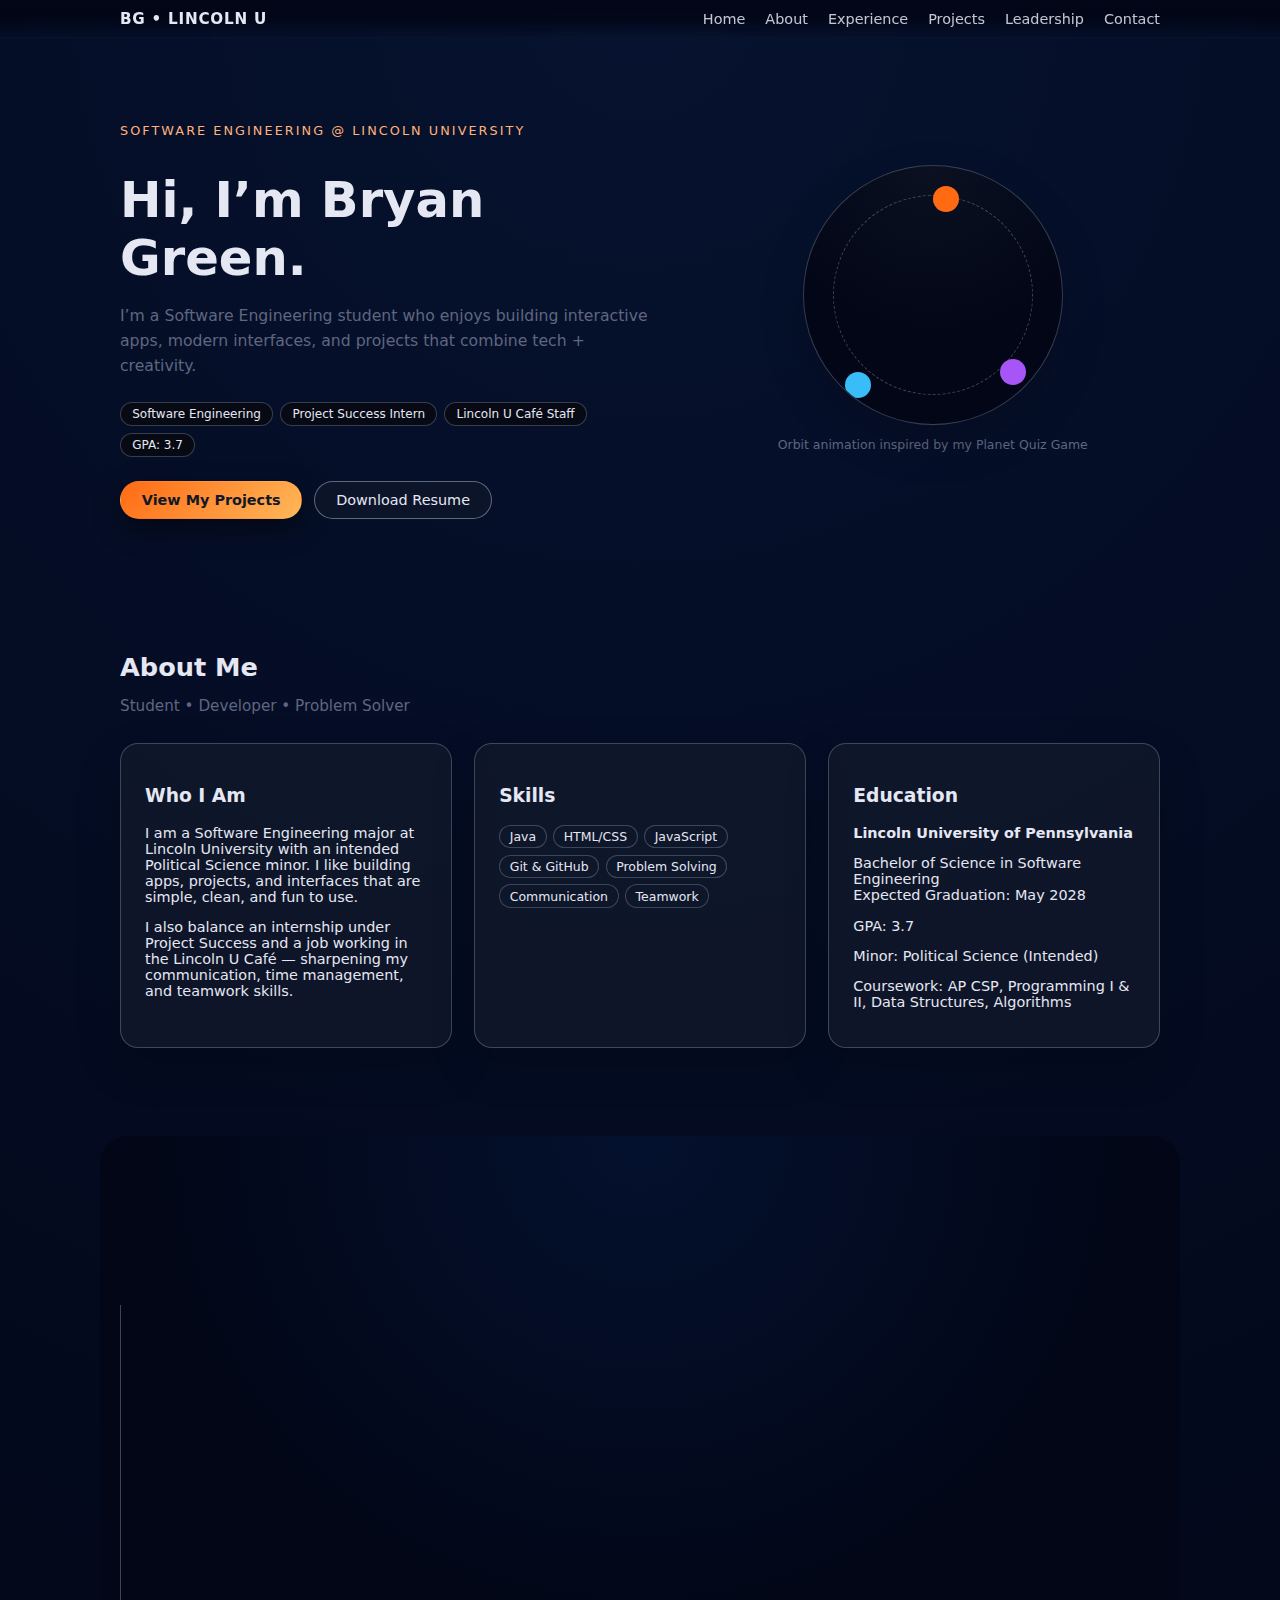
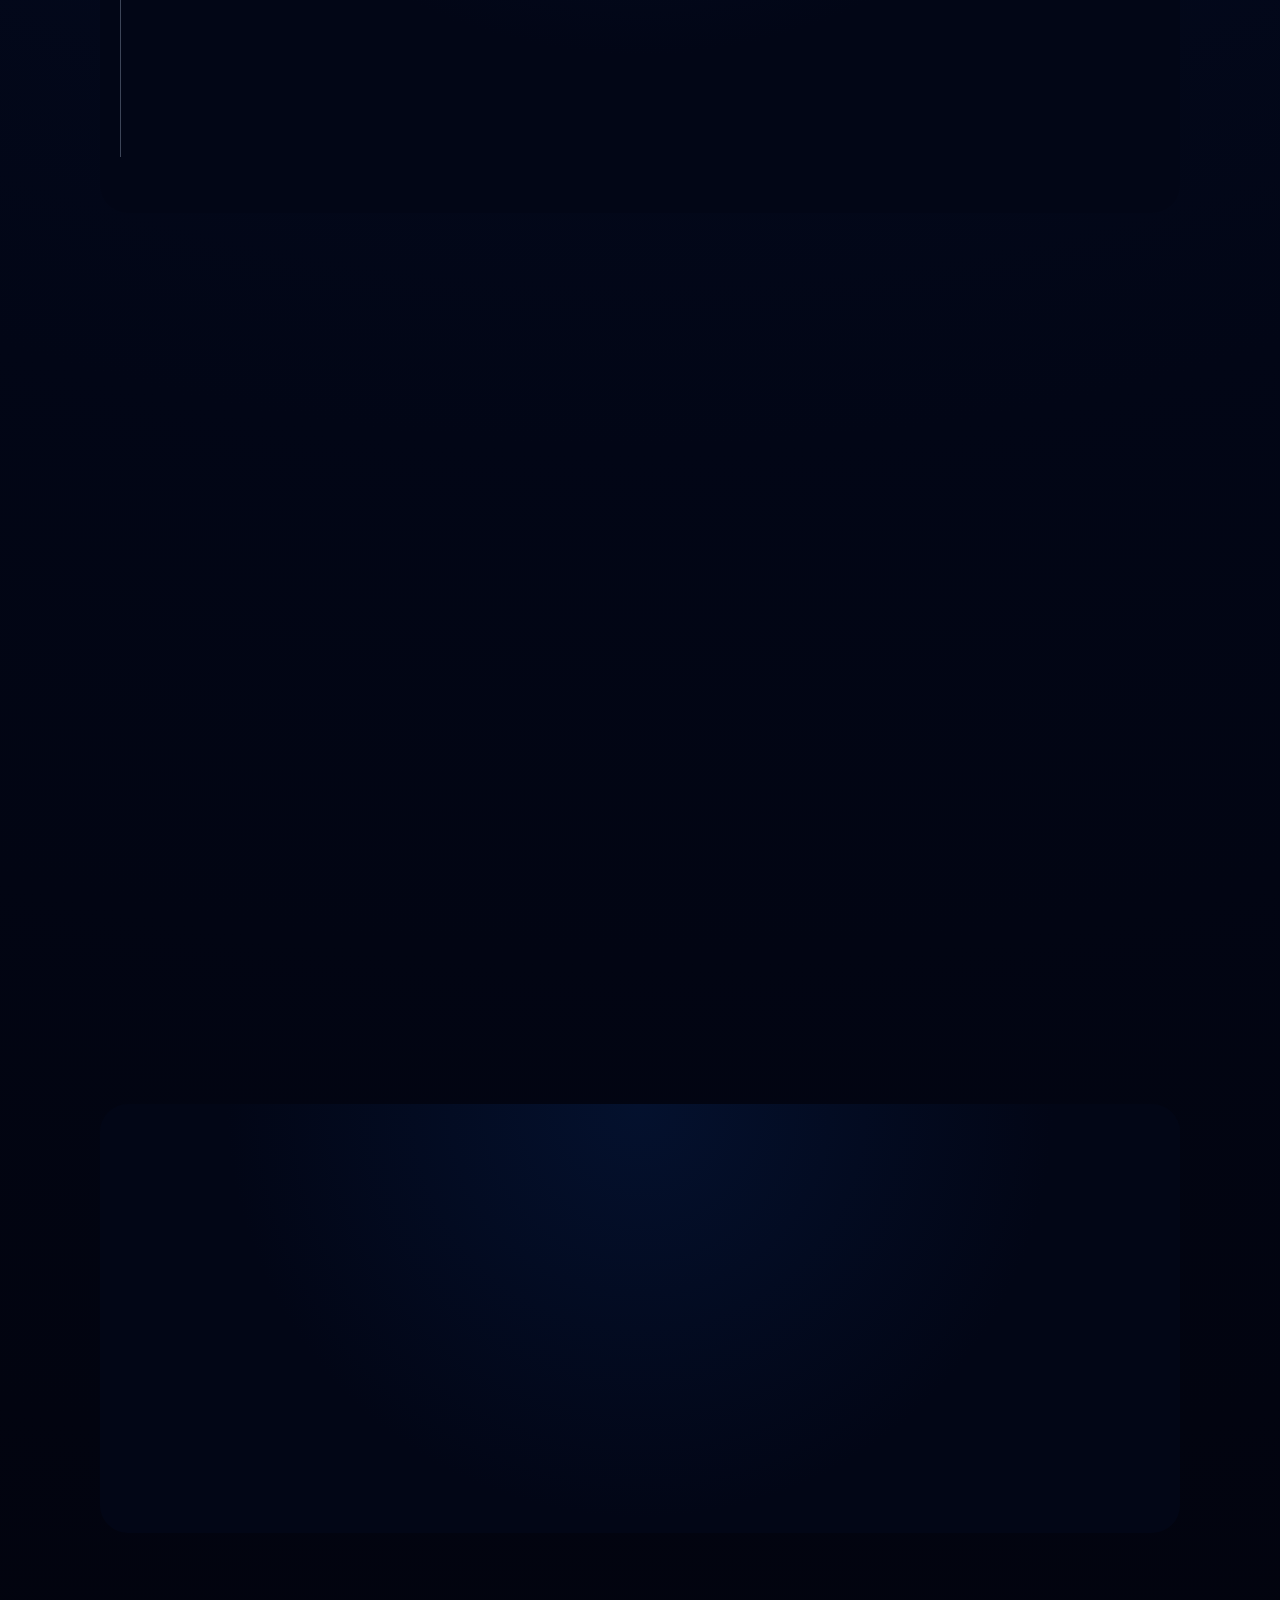
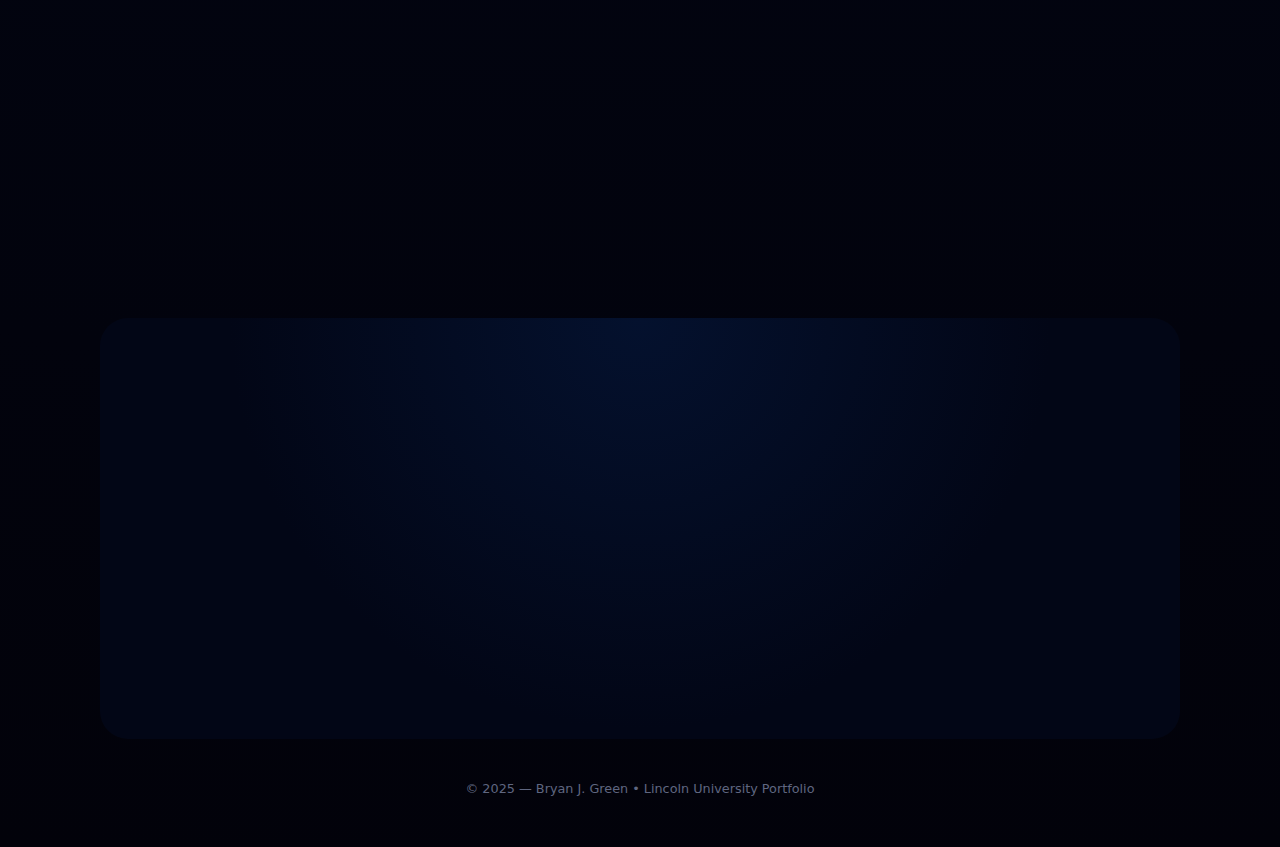
<file: index.html>
<!DOCTYPE html>
<html lang="en">
<head>
  <meta charset="UTF-8" />
  <title>Bryan Green • Portfolio</title>
  <meta name="viewport" content="width=device-width, initial-scale=1" />
  <link rel="stylesheet" href="style.css" />
  <script defer src="script.js"></script>
</head>

<body>

  <!-- HEADER / NAV -->
  <header class="site-header">
    <div class="nav-inner">
      <div class="logo">BG • Lincoln U</div>
      <button class="nav-toggle" id="nav-toggle">☰</button>
      <nav id="nav-menu">
        <a href="#hero">Home</a>
        <a href="#about">About</a>
        <a href="#experience">Experience</a>
        <a href="#projects">Projects</a>
        <a href="#leadership">Leadership</a>
        <a href="#contact">Contact</a>
      </nav>
    </div>
  </header>

  <!-- HERO -->
  <section id="hero" class="hero section">
    <div class="hero-content reveal">
      <p class="eyebrow">Software Engineering @ Lincoln University</p>
      <h1>Hi, I’m Bryan Green.</h1>
      <p class="hero-subtitle">
        I’m a Software Engineering student who enjoys building interactive apps,
        modern interfaces, and projects that combine tech + creativity.
      </p>

      <div class="hero-tags">
        <span class="tag">Software Engineering</span>
        <span class="tag">Project Success Intern</span>
        <span class="tag">Lincoln U Café Staff</span>
        <span class="tag">GPA: 3.7</span>
      </div>

      <div class="hero-actions">
        <a href="#projects" class="btn primary">View My Projects</a>
        <a href="resume.pdf" class="btn ghost" target="_blank">Download Resume</a>
      </div>
    </div>

    <div class="hero-visual reveal">
      <div class="hero-orbit">
        <div class="orbit-circle"></div>
        <div class="orbit-planet orbit-planet-1"></div>
        <div class="orbit-planet orbit-planet-2"></div>
        <div class="orbit-planet orbit-planet-3"></div>
      </div>
      <p class="hero-caption">Orbit animation inspired by my Planet Quiz Game</p>
    </div>
  </section>

  <!-- ABOUT -->
  <section id="about" class="section">
    <div class="section-header reveal">
      <h2>About Me</h2>
      <p>Student • Developer • Problem Solver</p>
    </div>

    <div class="about-grid">

      <div class="card reveal">
        <h3>Who I Am</h3>
        <p>
          I am a Software Engineering major at Lincoln University with an intended
          Political Science minor. I like building apps, projects, and interfaces that
          are simple, clean, and fun to use.
        </p>
        <p>
          I also balance an internship under Project Success and a job working in the
          Lincoln U Café — sharpening my communication, time management, and teamwork skills.
        </p>
      </div>

      <div class="card reveal">
        <h3>Skills</h3>
        <ul class="pill-list">
          <li>Java</li>
          <li>HTML/CSS</li>
          <li>JavaScript</li>
          <li>Git & GitHub</li>
          <li>Problem Solving</li>
          <li>Communication</li>
          <li>Teamwork</li>
        </ul>
      </div>

      <div class="card reveal">
        <h3>Education</h3>
        <p class="highlight">Lincoln University of Pennsylvania</p>
        <p>
          Bachelor of Science in Software Engineering<br />
          Expected Graduation: May 2028
        </p>
        <p>GPA: 3.7</p>
        <p>Minor: Political Science (Intended)</p>
        <p class="note">
          Coursework: AP CSP, Programming I & II, Data Structures, Algorithms
        </p>
      </div>

    </div>
  </section>

  <!-- EXPERIENCE -->
  <section id="experience" class="section alt">
    <div class="section-header reveal">
      <h2>Experience</h2>
      <p>Internships, jobs, and campus roles.</p>
    </div>

    <div class="timeline">

      <div class="timeline-item reveal">
        <div class="timeline-dot"></div>
        <div class="timeline-content">
          <h3>Project Success Intern</h3>
          <p class="meta">2025 – Present</p>
          <p>
            Supporting academic programs, communication, and project-driven
            student success initiatives.
          </p>
        </div>
      </div>

      <div class="timeline-item reveal">
        <div class="timeline-dot"></div>
        <div class="timeline-content">
          <h3>Café Staff – Lincoln University</h3>
          <p class="meta">2025 – Present</p>
          <p>
            Serve students and staff, handle daily operations, improve
            customer satisfaction, and manage high-paced work.
          </p>
        </div>
      </div>

      <div class="timeline-item reveal">
        <div class="timeline-dot"></div>
        <div class="timeline-content">
          <h3>Cashier – Food Lion</h3>
          <p class="meta">Nov 2022 – Present</p>
          <p>
            Process orders, maintain quality service, and work with teams
            in a busy retail environment.
          </p>
        </div>
      </div>

      <div class="timeline-item reveal">
        <div class="timeline-dot"></div>
        <div class="timeline-content">
          <h3>Cashier – Bozzelli’s</h3>
          <p class="meta">Summer 2022</p>
          <p>
            Managed high-volume orders and provided customer service during
            fast-paced shifts.
          </p>
        </div>
      </div>

    </div>
  </section>

  <!-- PROJECTS -->
  <section id="projects" class="section">
    <div class="section-header reveal">
      <h2>Projects</h2>
      <p>Interactive apps, games, and class work.</p>
    </div>

    <div class="projects-grid">

      <!-- Planet Quiz -->
      <div class="card project-card reveal">
        <h3>Planet Knowledge Quiz Game</h3>
        <p class="meta">JavaScript • Code.org App Lab</p>
        <p>
          Interactive quiz game using randomized planet facts, images, and multiple-choice
          logic. Includes scoring, transitions, and UI animations.
        </p>
        <a href="https://studio.code.org/projects/applab/XIqH2hjD2ALOTX7WQ1atPT6CPZceyzUsN4VNgKr2Wi8"
           class="btn small" target="_blank">Open Project</a>
      </div>

      <!-- Anime Facts Explorer -->
      <div class="card project-card reveal">
        <h3>Anime Facts Explorer</h3>
        <p class="meta">JavaScript • Web App</p>
        <p>
          A simple web-based tool that fetches random anime facts using a public API.
          Built during a hackathon.
        </p>
        <a href="https://bwxrm.github.io/hackathon-goonerz/"
           class="btn small" target="_blank">View Live Project</a>
      </div>

      <!-- Breakfast Chooser -->
      <div class="card project-card reveal">
        <h3>Breakfast Chooser App</h3>
        <p class="meta">Java</p>
        <p>
          Desktop-style app that recommends meals using random logic
          and a simple UI.
        </p>
      </div>

      <!-- Workout Planner -->
      <div class="card project-card reveal">
        <h3>Workout Planner Prototype</h3>
        <p class="meta">Java • Android Studio</p>
        <p>
          Early prototype for a fitness routine planner where users can structure
          weekly workout plans.
        </p>
      </div>

      <!-- Budgeting App -->
      <div class="card project-card reveal">
        <h3>Budgeting App (Hackathon)</h3>
        <p class="meta">TigerHacks • Team Project</p>
        <p>
          Collaborative prototype built in a 3-person team under time pressure.
          Focused on UI, planning, and user flow.
        </p>
      </div>

    </div>
  </section>

  <!-- LEADERSHIP -->
  <section id="leadership" class="section alt">
    <div class="section-header reveal">
      <h2>Leadership & Involvement</h2>
      <p>Clubs, programs, and recognitions.</p>
    </div>

    <div class="about-grid">

      <div class="card reveal">
        <h3>Involvement</h3>
        <ul class="bullet-list">
          <li>Computer Science Club – Member</li>
          <li>Tennis Club – Active Member</li>
          <li>HBCU Career Prep Program</li>
          <li>Children’s Religious Center – Volunteer</li>
        </ul>
      </div>

      <div class="card reveal">
        <h3>Awards</h3>
        <ul class="bullet-list">
          <li>Dean’s List</li>
          <li>Principal’s Award (x3)</li>
          <li>AP Computer Science Award</li>
          <li>Most Outstanding F.A.C.S. Student</li>
        </ul>
      </div>

      <div class="card reveal">
        <h3>Certifications</h3>
        <ul class="bullet-list">
          <li>IBM – Intro to Artificial Intelligence</li>
          <li>IBM – Web Development Fundamentals</li>
        </ul>
      </div>

    </div>
  </section>

  <!-- QUOTE WIDGET -->
  <section id="quote-section" class="section">
    <div class="section-header reveal">
      <h2>Quick Inspiration</h2>
      <p>Powered by the TypeFit public quote API.</p>
    </div>

    <div class="card quote-card reveal">
      <p id="quote-text">Click the button for a random quote.</p>
      <p id="quote-author" class="quote-author"></p>
      <button id="quote-btn" class="btn primary">Get Quote</button>
    </div>
  </section>

  <!-- CONTACT -->
  <section id="contact" class="section alt">
    <div class="section-header reveal">
      <h2>Contact</h2>
      <p>Open to opportunities, internships, and tech collaborations.</p>
    </div>

    <div class="contact-grid">

      <div class="card reveal">
        <h3>Contact Info</h3>
        <p>Email: <a href="mailto:bryangreen921@gmail.com">bryangreen921@gmail.com</a></p>
        <p>Location: Lincoln University, PA</p>
        <p>
          LinkedIn:
          <a href="https://www.linkedin.com/in/bryan-greeen-9482b132b" target="_blank">
            /in/bryan-greeen-9482b132b
          </a>
        </p>
      </div>

      <div class="card reveal">
        <h3>What I’m Looking For</h3>
        <p>
          I’m seeking internships, tech projects, and opportunities to develop
          skills in software engineering, UI/UX, and app development.
        </p>
      </div>

    </div>
  </section>

  <!-- FOOTER -->
  <footer class="site-footer">
    <p>© 2025 — Bryan J. Green • Lincoln University Portfolio</p>
  </footer>

</body>
</html>
</file>
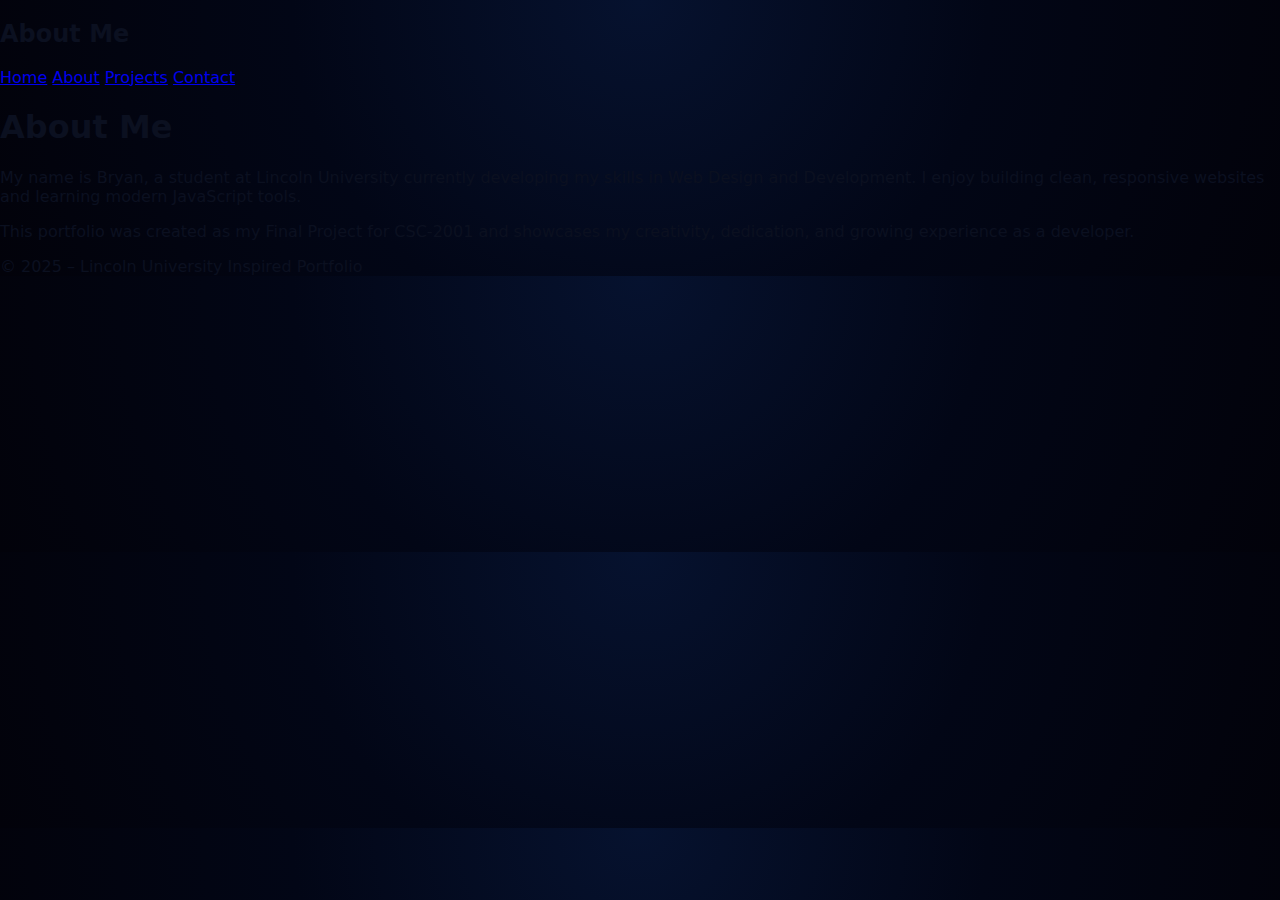
<file: about.html>
<!DOCTYPE html>
<html lang="en">
<head>
  <meta charset="UTF-8">
  <title>About Me</title>
  <link rel="stylesheet" href="style.css">
</head>

<body>

<nav>
  <h2>About Me</h2>
  <div>
    <a href="index.html">Home</a>
    <a href="about.html">About</a>
    <a href="projects.html">Projects</a>
    <a href="contact.html">Contact</a>
  </div>
</nav>

<div class="container">
  <h1>About Me</h1>
  <p>
    My name is Bryan, a student at Lincoln University currently developing my skills
    in Web Design and Development. I enjoy building clean, responsive websites 
    and learning modern JavaScript tools.
  </p>

  <p>
    This portfolio was created as my Final Project for CSC-2001 and showcases 
    my creativity, dedication, and growing experience as a developer.
  </p>
</div>

<footer>
  © 2025 – Lincoln University Inspired Portfolio
</footer>

</body>
</html>
</file>
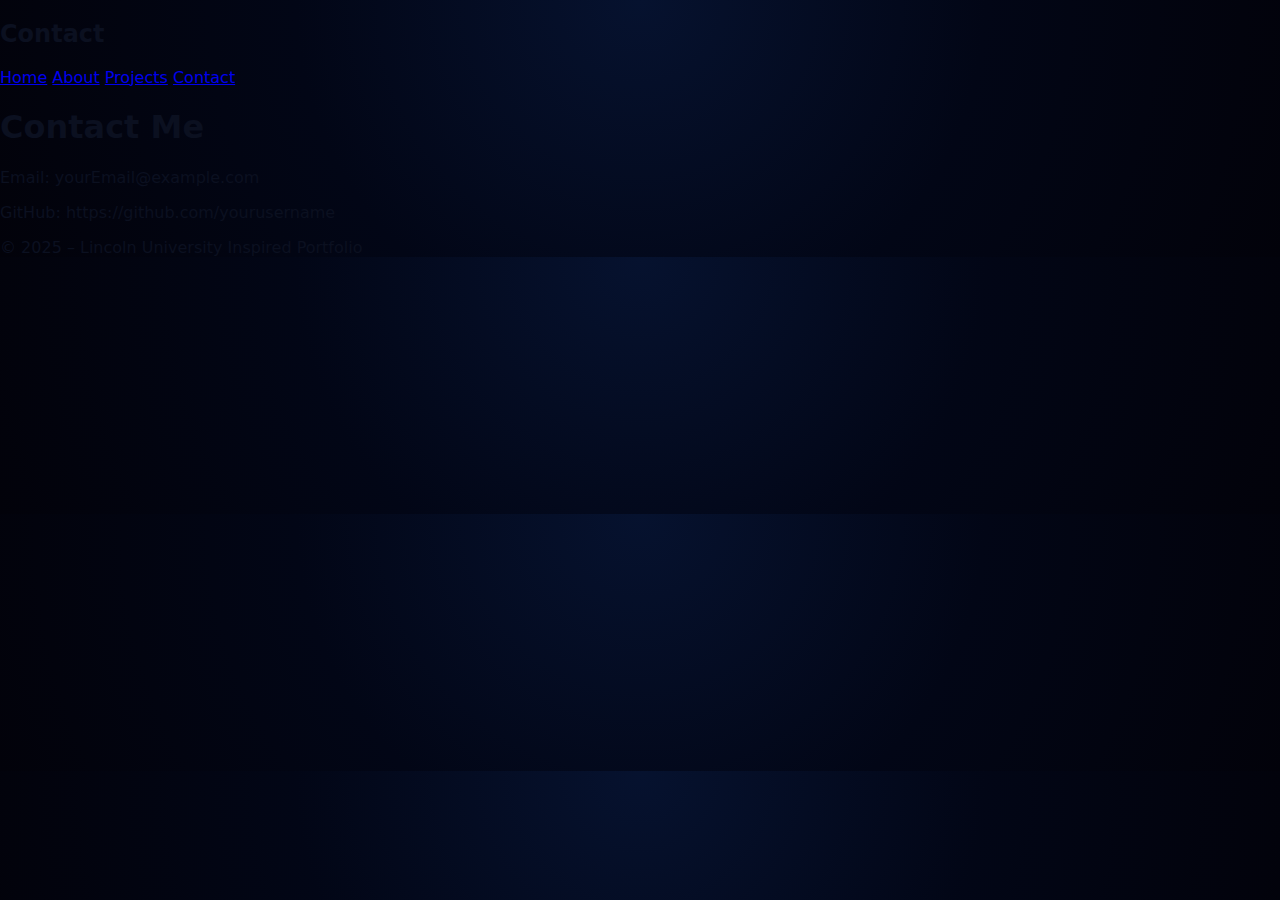
<file: contact.html>
<!DOCTYPE html>
<html lang="en">
<head>
  <meta charset="UTF-8">
  <title>Contact</title>
  <link rel="stylesheet" href="style.css">
</head>

<body>

<nav>
  <h2>Contact</h2>
  <div>
    <a href="index.html">Home</a>
    <a href="about.html">About</a>
    <a href="projects.html">Projects</a>
    <a href="contact.html">Contact</a>
  </div>
</nav>

<div class="container">
  <h1>Contact Me</h1>
  <p>Email: yourEmail@example.com</p>
  <p>GitHub: https://github.com/yourusername</p>
</div>

<footer>
  © 2025 – Lincoln University Inspired Portfolio
</footer>

</body>
</html>
</file>
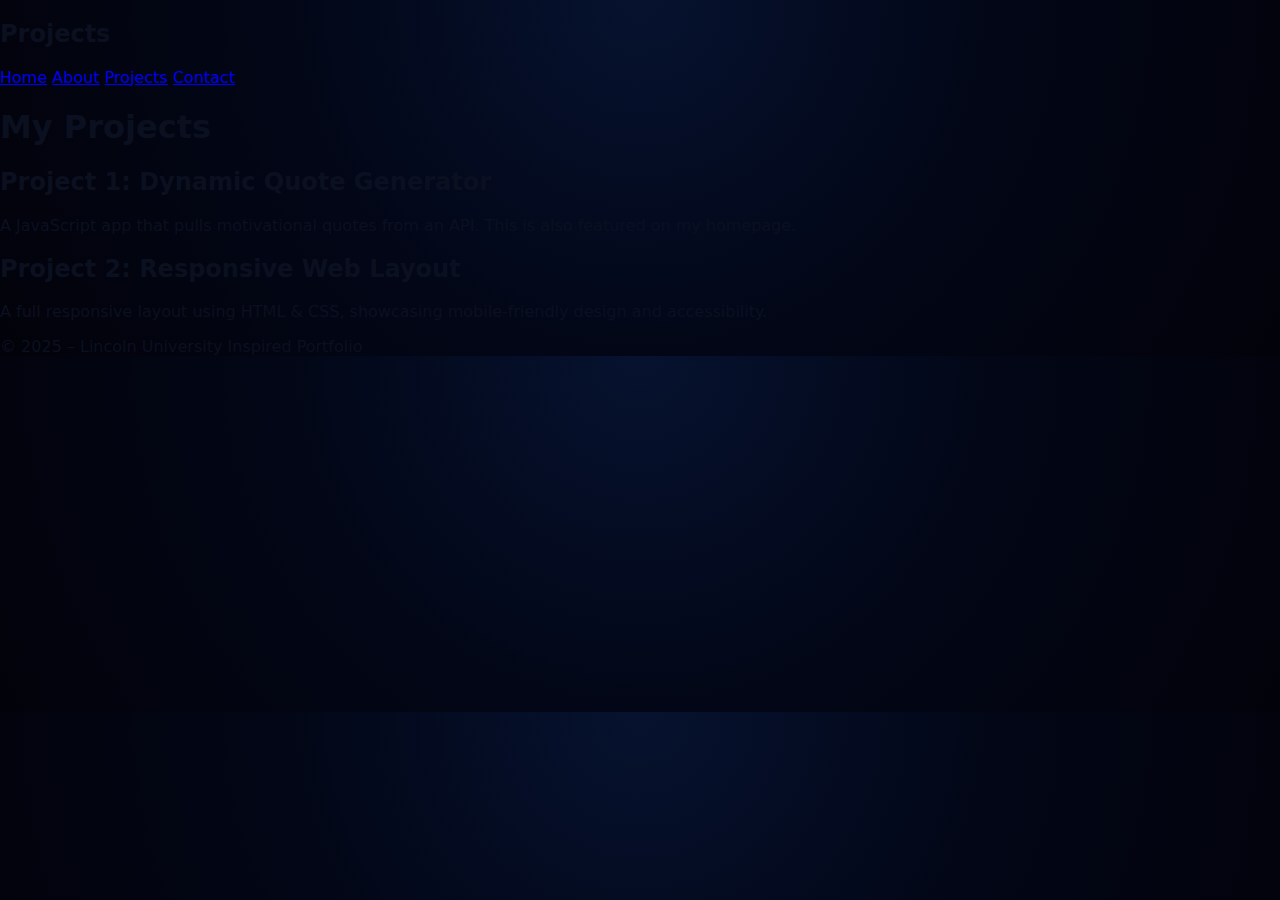
<file: projects.html>
<!DOCTYPE html>
<html lang="en">
<head>
  <meta charset="UTF-8">
  <title>My Projects</title>
  <link rel="stylesheet" href="style.css">
</head>

<body>

<nav>
  <h2>Projects</h2>
  <div>
    <a href="index.html">Home</a>
    <a href="about.html">About</a>
    <a href="projects.html">Projects</a>
    <a href="contact.html">Contact</a>
  </div>
</nav>

<div class="container">
  <h1>My Projects</h1>

  <h2>Project 1: Dynamic Quote Generator</h2>
  <p>
    A JavaScript app that pulls motivational quotes from an API.
    This is also featured on my homepage.
  </p>

  <h2>Project 2: Responsive Web Layout</h2>
  <p>
    A full responsive layout using HTML & CSS, showcasing mobile-friendly 
    design and accessibility.
  </p>

</div>

<footer>
  © 2025 – Lincoln University Inspired Portfolio
</footer>

</body>
</html>
</file>
<file: style.css>
/* Lincoln theme & global styles */
:root {
  --navy: #00205b;
  --orange: #ff6a13;
  --orange-soft: #ffb27a;
  --bg-dark: #020616;
  --bg-light: #f5f5fb;
  --card-bg: #ffffff;
  --text-main: #0b1020;
  --text-muted: #5f6680;
  --radius-lg: 18px;
  --shadow-soft: 0 18px 45px rgba(0, 0, 0, 0.18);
}

*,
*::before,
*::after {
  box-sizing: border-box;
}

html {
  scroll-behavior: smooth;
}

body {
  margin: 0;
  font-family: system-ui, -apple-system, BlinkMacSystemFont, "Segoe UI", sans-serif;
  background: radial-gradient(circle at top, #06122f 0, #020616 50%, #02020a 100%);
  color: var(--text-main);
}

/* Header / nav */
.site-header {
  position: sticky;
  top: 0;
  z-index: 20;
  backdrop-filter: blur(14px);
  background: linear-gradient(
      to bottom,
      rgba(2, 6, 22, 0.92),
      rgba(2, 6, 22, 0.88),
      transparent
  );
  border-bottom: 1px solid rgba(255, 255, 255, 0.05);
}

.nav-inner {
  max-width: 1080px;
  margin: 0 auto;
  padding: 0.6rem 1.25rem;
  display: flex;
  align-items: center;
  justify-content: space-between;
  color: #e5e7f2;
}

.logo {
  font-weight: 700;
  letter-spacing: 0.05em;
  font-size: 0.95rem;
  text-transform: uppercase;
}

#nav-menu {
  display: flex;
  gap: 1.25rem;
}

#nav-menu a {
  color: #e5e7f2;
  text-decoration: none;
  font-size: 0.9rem;
  opacity: 0.85;
}

#nav-menu a:hover {
  opacity: 1;
  color: var(--orange-soft);
}

.nav-toggle {
  display: none;
  border: none;
  background: transparent;
  font-size: 1.35rem;
  color: #e5e7f2;
  cursor: pointer;
}

/* Sections */
.section {
  max-width: 1080px;
  margin: 0 auto;
  padding: 3.5rem 1.25rem;
  color: #e5e7f2;
}

.section.alt {
  background: radial-gradient(circle at top, #04112e 0, #020616 60%);
  border-radius: 28px;
  margin-top: 2rem;
}

/* Hero */
.hero {
  display: grid;
  grid-template-columns: minmax(0, 3fr) minmax(0, 2.5fr);
  gap: 2.5rem;
  align-items: center;
  padding-top: 4.5rem;
}

.hero-content h1 {
  font-size: clamp(2.4rem, 4vw, 3.1rem);
  margin-bottom: 0.4rem;
}

.hero-subtitle {
  font-size: 0.98rem;
  line-height: 1.6;
  color: var(--text-muted);
  max-width: 34rem;
}

.eyebrow {
  font-size: 0.8rem;
  text-transform: uppercase;
  letter-spacing: 0.16em;
  color: var(--orange-soft);
  margin-bottom: 0.4rem;
}

.hero-tags {
  margin: 1.5rem 0;
  display: flex;
  flex-wrap: wrap;
  gap: 0.45rem;
}

.tag {
  background: rgba(9, 9, 11, 0.7);
  border-radius: 999px;
  padding: 0.25rem 0.7rem;
  font-size: 0.75rem;
  border: 1px solid rgba(148, 163, 184, 0.35);
}

.hero-actions {
  display: flex;
  flex-wrap: wrap;
  gap: 0.75rem;
  margin-top: 0.5rem;
}

/* Buttons */
.btn {
  border-radius: 999px;
  padding: 0.6rem 1.3rem;
  font-size: 0.9rem;
  border: 1px solid transparent;
  text-decoration: none;
  cursor: pointer;
  display: inline-flex;
  align-items: center;
  justify-content: center;
}

.btn.primary {
  background: linear-gradient(135deg, var(--orange) 0%, #ffb85a 100%);
  color: #111827;
  font-weight: 600;
  box-shadow: 0 10px 28px rgba(0, 0, 0, 0.45);
}

.btn.primary:hover {
  filter: brightness(1.05);
}

.btn.ghost {
  border-color: rgba(148, 163, 184, 0.6);
  color: #e5e7f2;
  background: rgba(15, 23, 42, 0.7);
}

.btn.ghost:hover {
  border-color: var(--orange-soft);
}

.btn.small {
  padding: 0.45rem 1rem;
  font-size: 0.8rem;
}

/* Hero orbit visual */
.hero-visual {
  display: flex;
  flex-direction: column;
  align-items: center;
}

.hero-orbit {
  width: 260px;
  height: 260px;
  border-radius: 50%;
  background: radial-gradient(circle at top, #0b1120 0, #020617 60%);
  position: relative;
  box-shadow: var(--shadow-soft);
  border: 1px solid rgba(148, 163, 184, 0.35);
  overflow: hidden;
}

.orbit-circle {
  width: 200px;
  height: 200px;
  border-radius: 50%;
  border: 1px dashed rgba(148, 163, 184, 0.4);
  position: absolute;
  inset: 0;
  margin: auto;
}

.orbit-planet {
  width: 26px;
  height: 26px;
  border-radius: 50%;
  position: absolute;
  animation: orbit 16s linear infinite;
}

.orbit-planet-1 {
  background: var(--orange);
  top: 8%;
  left: 50%;
}

.orbit-planet-2 {
  background: #38bdf8;
  bottom: 10%;
  left: 16%;
  animation-duration: 22s;
}

.orbit-planet-3 {
  background: #a855f7;
  bottom: 15%;
  right: 14%;
  animation-duration: 28s;
}

.hero-caption {
  font-size: 0.78rem;
  margin-top: 0.75rem;
  color: var(--text-muted);
  text-align: center;
}

/* Section header */
.section-header {
  text-align: left;
  margin-bottom: 1.75rem;
}

.section-header h2 {
  font-size: 1.6rem;
  margin-bottom: 0.25rem;
}

.section-header p {
  color: var(--text-muted);
  font-size: 0.95rem;
}

/* Cards & grids */
.card {
  background: rgba(15, 23, 42, 0.92);
  border-radius: var(--radius-lg);
  padding: 1.4rem 1.5rem;
  box-shadow: var(--shadow-soft);
  border: 1px solid rgba(148, 163, 184, 0.35);
}

.card p {
  font-size: 0.9rem;
  color: #e5e7f2;
}

.about-grid,
.contact-grid {
  display: grid;
  grid-template-columns: repeat(3, minmax(0, 1fr));
  gap: 1.4rem;
}

.projects-grid {
  display: grid;
  grid-template-columns: repeat(2, minmax(0, 1fr));
  gap: 1.4rem;
}

.project-card .meta {
  font-size: 0.8rem;
  color: var(--orange-soft);
  text-transform: uppercase;
  letter-spacing: 0.12em;
}

.highlight {
  font-weight: 600;
}

.note {
  font-size: 0.8rem;
  color: var(--text-muted);
}

/* Lists */
.pill-list {
  list-style: none;
  padding: 0;
  margin: 0 0 0.5rem;
  display: flex;
  flex-wrap: wrap;
  gap: 0.4rem;
}

.pill-list li {
  background: rgba(15, 23, 42, 0.8);
  border-radius: 999px;
  padding: 0.2rem 0.6rem;
  font-size: 0.78rem;
  border: 1px solid rgba(148, 163, 184, 0.35);
}

.bullet-list {
  padding-left: 1.1rem;
  margin: 0;
  font-size: 0.9rem;
}

.bullet-list li {
  margin-bottom: 0.3rem;
}

/* Timeline */
.timeline {
  display: grid;
  gap: 1.3rem;
  border-left: 1px solid rgba(148, 163, 184, 0.4);
  padding-left: 1.2rem;
}

.timeline-item {
  position: relative;
}

.timeline-dot {
  width: 11px;
  height: 11px;
  border-radius: 50%;
  background: var(--orange);
  border: 2px solid #020617;
  position: absolute;
  left: -1.68rem;
  top: 0.2rem;
}

.timeline-content h3 {
  margin: 0 0 0.1rem;
  font-size: 1rem;
}

.timeline-content .meta {
  font-size: 0.78rem;
  color: var(--orange-soft);
  text-transform: uppercase;
  letter-spacing: 0.12em;
  margin-bottom: 0.35rem;
}

/* Quote card */
.quote-card {
  text-align: left;
}

#quote-text {
  font-style: italic;
  margin-bottom: 0.4rem;
}

.quote-author {
  font-size: 0.85rem;
  color: var(--orange-soft);
  margin-bottom: 0.9rem;
}

/* Footer */
.site-footer {
  text-align: center;
  color: var(--text-muted);
  font-size: 0.8rem;
  padding: 1.8rem 1.25rem 2.4rem;
}

/* Reveal animation */
.reveal {
  opacity: 0;
  transform: translateY(18px);
  transition: opacity 0.6s ease, transform 0.6s ease;
}

.reveal.show {
  opacity: 1;
  transform: translateY(0);
}

/* Animation keyframes */
@keyframes orbit {
  from {
    transform: rotate(0deg) translateX(0);
  }
  to {
    transform: rotate(360deg) translateX(0);
  }
}

/* Responsive */
@media (max-width: 900px) {
  .hero {
    grid-template-columns: 1fr;
  }

  .about-grid,
  .projects-grid,
  .contact-grid {
    grid-template-columns: 1fr;
  }
}

@media (max-width: 720px) {
  #nav-menu {
    position: absolute;
    top: 3rem;
    right: 1.25rem;
    background: rgba(15, 23, 42, 0.98);
    padding: 0.7rem 0.9rem;
    border-radius: 0.75rem;
    border: 1px solid rgba(148, 163, 184, 0.4);
    flex-direction: column;
    gap: 0.6rem;
    display: none;
  }

  #nav-menu.open {
    display: flex;
  }

  .nav-toggle {
    display: inline-block;
  }

  .section {
    padding: 3rem 1rem;
  }
}
</file>
